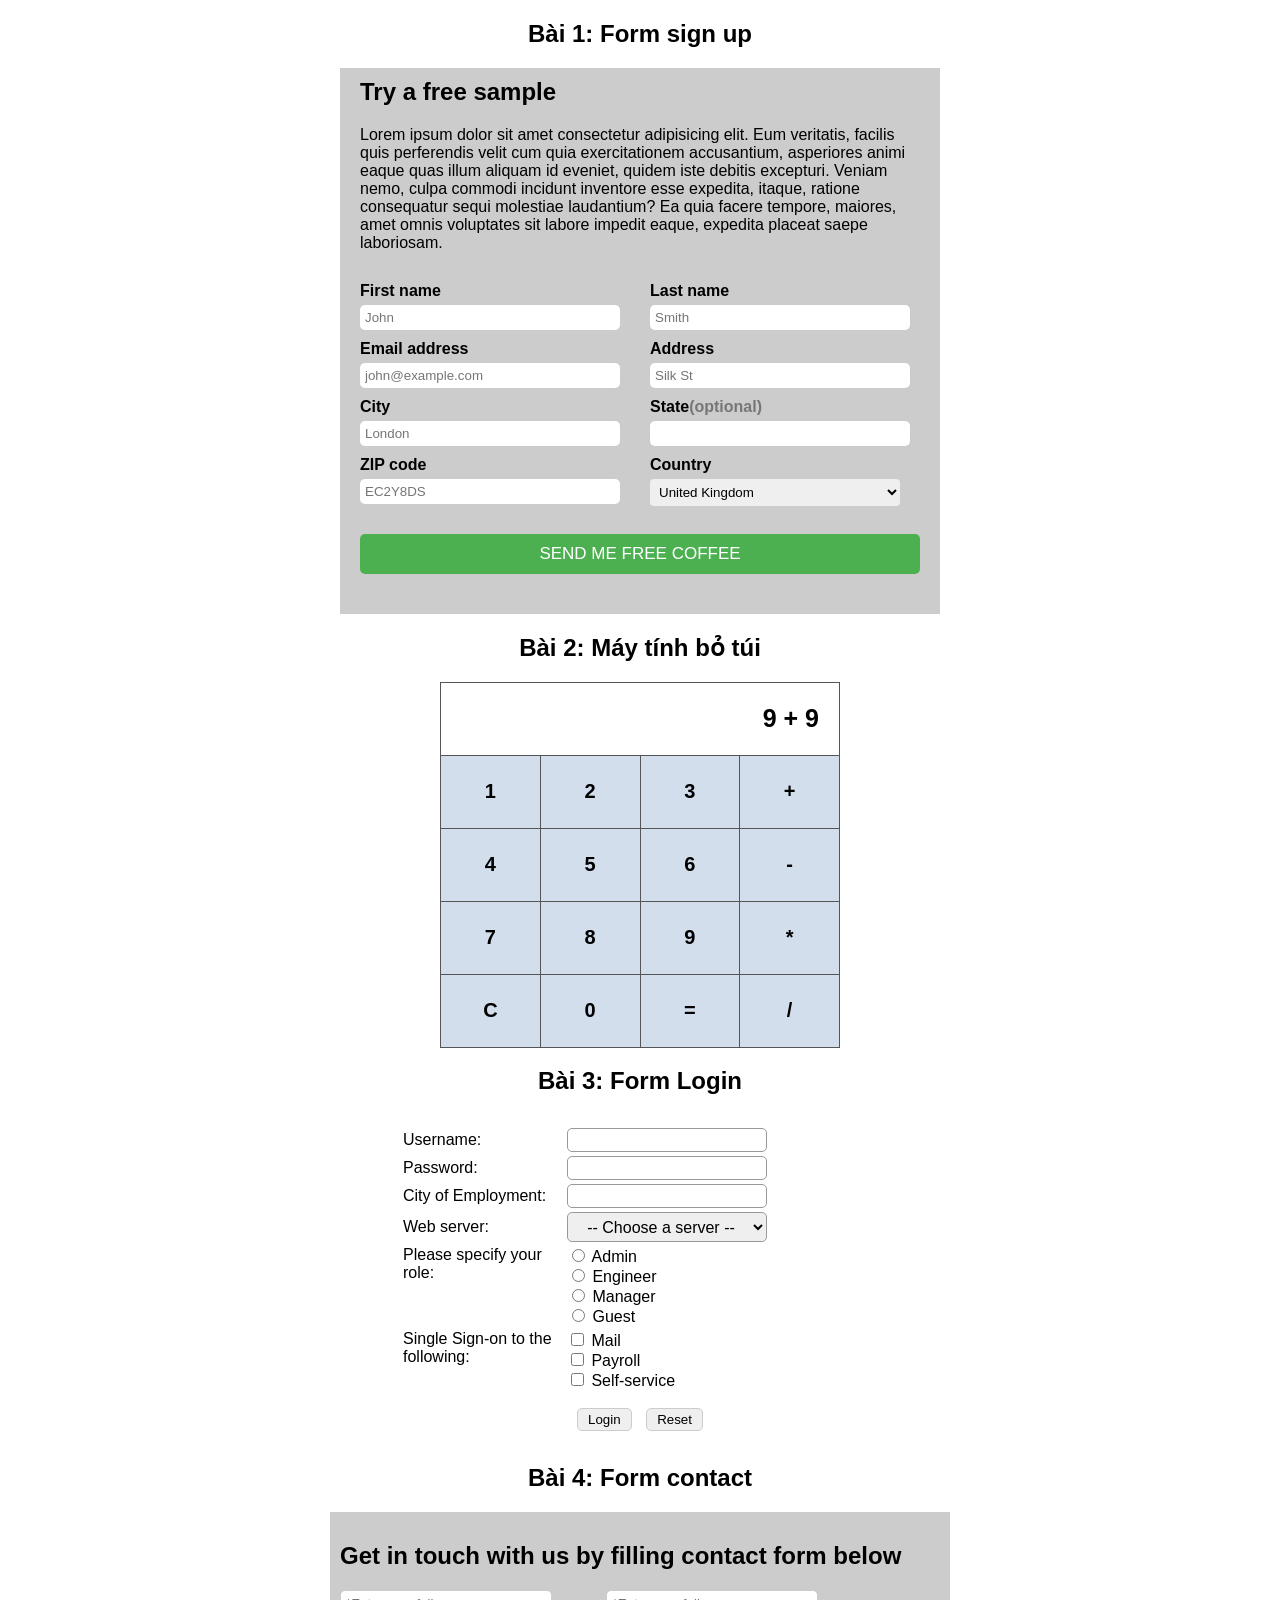
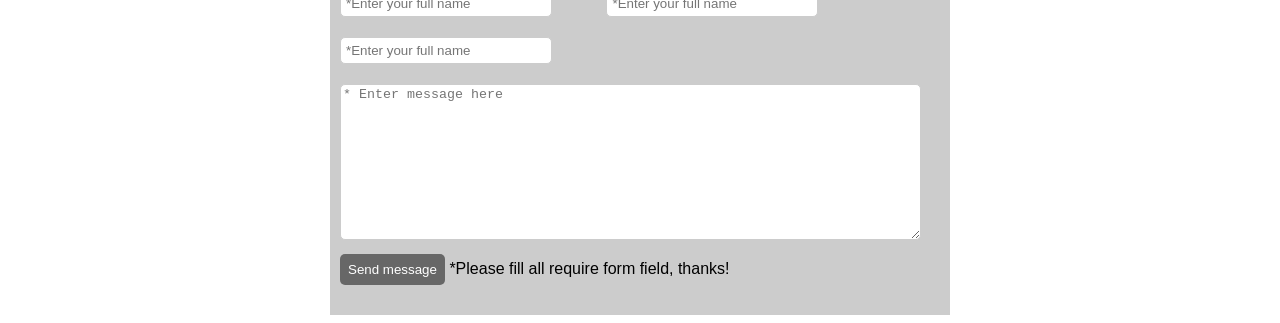
<file: btvn/Day3/index.html>
<!doctype html>
<html lang="en">
  <head>
    <meta charset="UTF-8" />
    <meta name="viewport" content="width=device-width, initial-scale=1.0" />
    <title>Bài tập về nhà buổi 3</title>
    <link rel="stylesheet" href="css/style.css" />
  </head>
  <body>
    <section id="bai1">
      <h2>Bài 1: Form sign up</h2>
      <form>
        <h1>Try a free sample</h1>
        <p>
          Lorem ipsum dolor sit amet consectetur adipisicing elit. Eum
          veritatis, facilis quis perferendis velit cum quia exercitationem
          accusantium, asperiores animi eaque quas illum aliquam id eveniet,
          quidem iste debitis excepturi. Veniam nemo, culpa commodi incidunt
          inventore esse expedita, itaque, ratione consequatur sequi molestiae
          laudantium? Ea quia facere tempore, maiores, amet omnis voluptates sit
          labore impedit eaque, expedita placeat saepe laboriosam.
        </p>
        <div class="row">
          <div class="col">
            <label for="firstName">First name</label>
            <input type="text" id="firstName" placeholder="John" required />
          </div>
          <div class="col">
            <label for="lastName">Last name</label>
            <input type="text" id="lastName" placeholder="Smith" required />
          </div>
        </div>
        <div class="row">
          <div class="col">
            <label for="email">Email address</label>
            <input
              type="email"
              id="email"
              placeholder="john@example.com"
              required
            />
          </div>
          <div class="col">
            <label for="address">Address</label>
            <input type="text" id="address" placeholder="Silk St" required />
          </div>
        </div>
        <div class="row">
          <div class="col">
            <label for="city">City</label>
            <input type="text" id="city" placeholder="London" required />
          </div>
          <div class="col">
            <label for="state">State<span class="blur">(optional)</span></label>
            <input type="text" id="state" required />
          </div>
        </div>
        <div class="row">
          <div class="col">
            <label for="code">ZIP code</label>
            <input type="text" id="code" placeholder="EC2Y8DS" required />
          </div>
          <div class="col">
            <label for="country">Country</label>
            <select name="country" id="country">
              <option value="1">United Kingdom</option>
              <option value="2">Việt Nam</option>
              <option value="3">Trung Quốc</option>
              <option value="4">Ấn Độ</option>
            </select>
          </div>
        </div>
        <button class="btn">SEND ME FREE COFFEE</button>
      </form>
    </section>
    <section id="bai2">
      <h2>Bài 2: Máy tính bỏ túi</h2>
      <table class="calculator">
        <tbody>
          <tr>
            <td colspan="4" class="left">9 + 9</td>
          </tr>
          <tr>
            <td>1</td>
            <td>2</td>
            <td>3</td>
            <td>+</td>
          </tr>
          <tr>
            <td>4</td>
            <td>5</td>
            <td>6</td>
            <td>-</td>
          </tr>
          <tr>
            <td>7</td>
            <td>8</td>
            <td>9</td>
            <td>*</td>
          </tr>
          <tr>
            <td>C</td>
            <td>0</td>
            <td>=</td>
            <td>/</td>
          </tr>
        </tbody>
      </table>
    </section>
    <section id="bai3">
      <h2>Bài 3: Form Login</h2>
      <form class="form-login">
        <table class="form-box">
          <tr>
            <td>Username:</td>
            <td><input type="text" /></td>
          </tr>
          <tr>
            <td>Password:</td>
            <td><input type="password" /></td>
          </tr>
          <tr>
            <td>City of Employment:</td>
            <td><input type="text" /></td>
          </tr>
          <tr>
            <td>Web server:</td>
            <td>
              <select>
                <option>-- Choose a server --</option>
                <option>Google</option>
                <option>Facebook</option>
                <option>Youtube</option>
              </select>
            </td>
          </tr>

          <tr>
            <td class="align-top">Please specify your role:</td>
            <td>
              <label><input type="radio" name="role" /> Admin</label><br />
              <label><input type="radio" name="role" /> Engineer</label><br />
              <label><input type="radio" name="role" /> Manager</label><br />
              <label><input type="radio" name="role" /> Guest</label>
            </td>
          </tr>

          <tr>
            <td class="align-top">Single Sign-on to the following:</td>
            <td>
              <label><input type="checkbox" /> Mail</label><br />
              <label><input type="checkbox" /> Payroll</label><br />
              <label><input type="checkbox" /> Self-service</label>
            </td>
          </tr>

          <tr>
            <td colspan="2" class="buttons">
              <input type="submit" value="Login" />
              <input type="reset" value="Reset" />
            </td>
          </tr>
        </table>
      </form>
    </section>
    <section id="bai4">
      <h2>Bài 4: Form contact</h2>
      <form class="form-contact">
        <h2 class="left-content">
          Get in touch with us by filling contact form below
        </h2>
        <input
          type="text"
          placeholder="*Enter your full name"
          required
          class="set-margin"
        />
        <input type="text" placeholder="*Enter your full name" required />
        <input type="text" placeholder="*Enter your full name" required />
        <textarea
          cols="70"
          rows="10"
          placeholder="* Enter message here"
        ></textarea>
        <button class="btn4">Send message</button>
        <span>*Please fill all require form field, thanks!</span>
      </form>
    </section>
  </body>
</html>
</file>
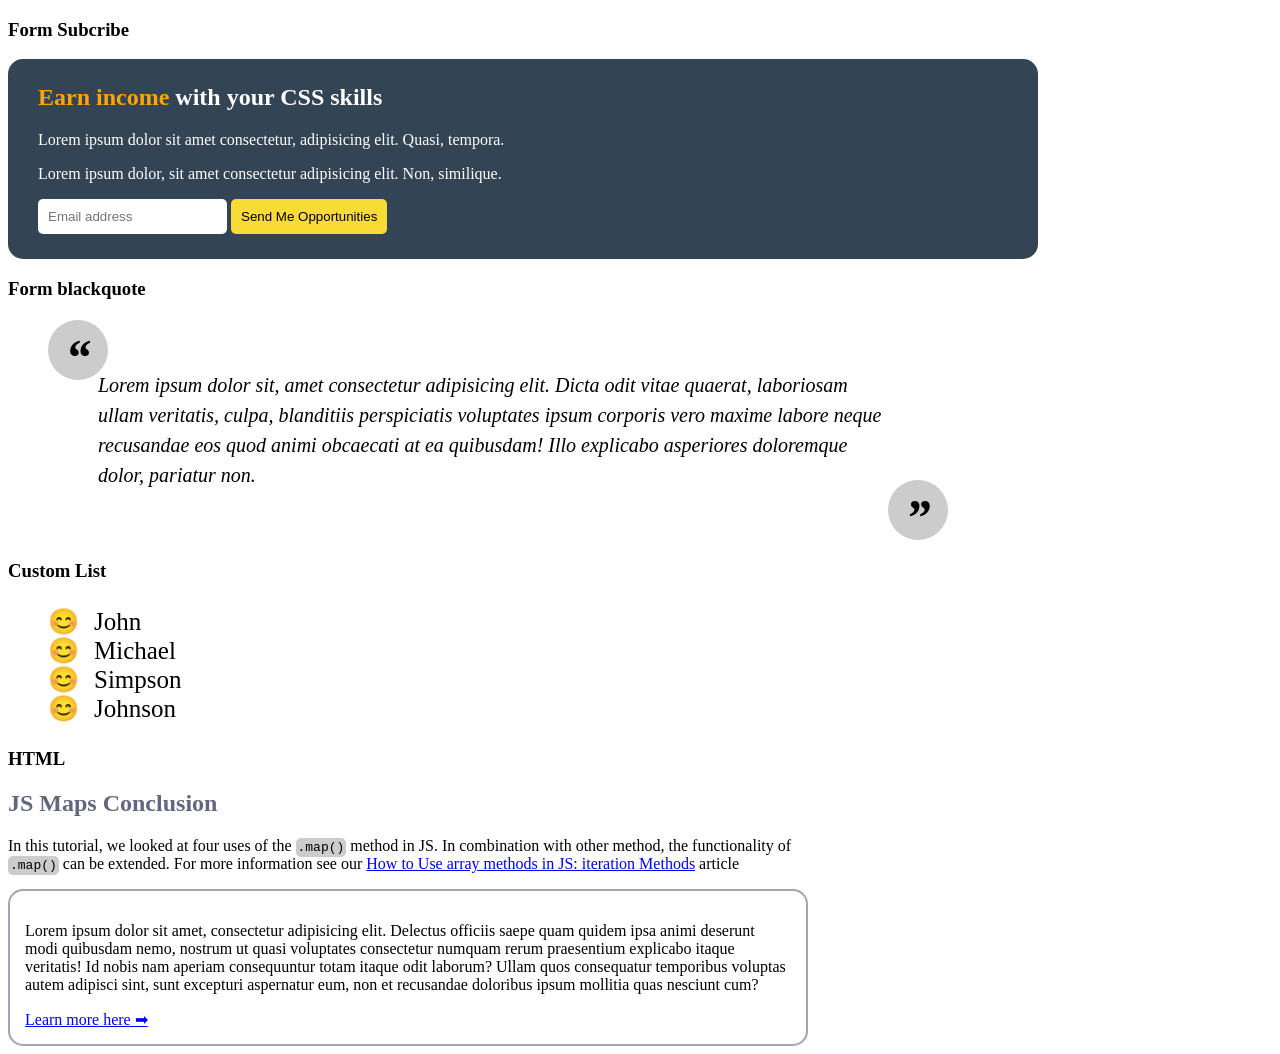
<file: btvn/Day4/index.html>
<!doctype html>
<html lang="en">
  <head>
    <meta charset="UTF-8" />
    <meta name="viewport" content="width=device-width, initial-scale=1.0" />
    <title>Bài tập về nhà buổi 4</title>
    <link rel="stylesheet" href="css/style.css" />
  </head>
  <body>
    <section id="bai1">
      <h3>Form Subcribe</h3>
      <form class="form-subcribe">
        <h1 class="form-subcribe-title">
          <span>Earn income</span> with your CSS skills
        </h1>
        <p>
          Lorem ipsum dolor sit amet consectetur, adipisicing elit. Quasi,
          tempora.
        </p>
        <p>
          Lorem ipsum dolor, sit amet consectetur adipisicing elit. Non,
          similique.
        </p>
        <input type="email" name="email" placeholder="Email address" />
        <button class="btn1">Send Me Opportunities</button>
      </form>
    </section>
    <section id="bai2">
      <h3>Form blackquote</h3>
      <blockquote class="block_quote">
        Lorem ipsum dolor sit, amet consectetur adipisicing elit. Dicta odit
        vitae quaerat, laboriosam ullam veritatis, culpa, blanditiis
        perspiciatis voluptates ipsum corporis vero maxime labore neque
        recusandae eos quod animi obcaecati at ea quibusdam! Illo explicabo
        asperiores doloremque dolor, pariatur non.
      </blockquote>
    </section>
    <section id="bai3">
      <h3>Custom List</h3>
      <ul class="items">
        <li>John</li>
        <li>Michael</li>
        <li>Simpson</li>
        <li>Johnson</li>
      </ul>
    </section>
    <section id="bai4">
      <h3>HTML</h3>
      <form class="form-html">
        <h1>JS Maps Conclusion</h1>
        <p>
          In this tutorial, we looked at four uses of the
          <code>.map()</code> method in JS. In combination with other method,
          the functionality of <code>.map()</code> can be extended. For more
          information see our
          <a href="#!">How to Use array methods in JS: iteration Methods</a>
          article
        </p>
        <div class="box">
          <p>
            Lorem ipsum dolor sit amet, consectetur adipisicing elit. Delectus
            officiis saepe quam quidem ipsa animi deserunt modi quibusdam nemo,
            nostrum ut quasi voluptates consectetur numquam rerum praesentium
            explicabo itaque veritatis! Id nobis nam aperiam consequuntur totam
            itaque odit laborum? Ullam quos consequatur temporibus voluptas
            autem adipisci sint, sunt excepturi aspernatur eum, non et
            recusandae doloribus ipsum mollitia quas nesciunt cum?
          </p>
          <a href="#!">Learn more here &#10145;</a>
        </div>
      </form>
    </section>
  </body>
</html>
</file>
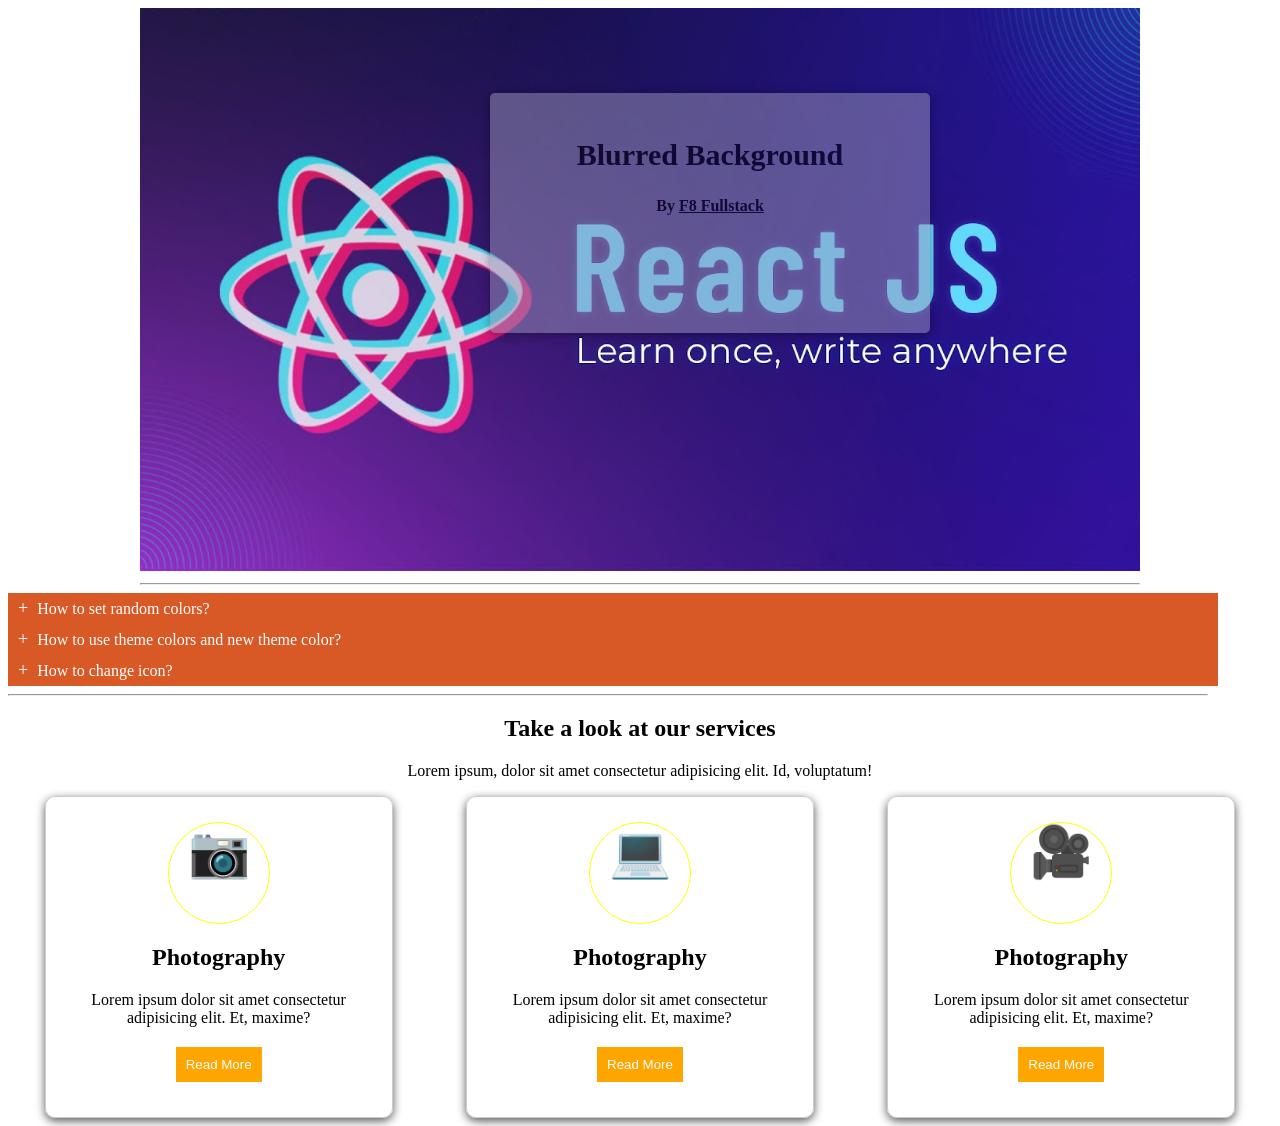
<file: btvn/Day5/index.html>
<!doctype html>
<html lang="en">
  <head>
    <meta charset="UTF-8" />
    <meta name="viewport" content="width=device-width, initial-scale=1.0" />
    <title>Bài tập về nhà buổi 5</title>
    <link rel="stylesheet" href="css/style.css" />
  </head>
  <body>
    <section id="bai1">
      <div class="container">
        <img src="image/reactjs.jpg" alt="React JS" />
        <div class="block_blur">
          <h2>Blurred Background</h2>
          <p>By <span>F8 Fullstack</span></p>
        </div>
      </div>
      <hr />
    </section>
    <section id="bai2">
      <div class="items">
        <div class="item">
          <input type="checkbox" id="fq1" hidden />
          <label for="fq1"> How to set random colors? </label>
          <div class="content">
            <p>To set random colors:</p>
            <p>1)Add <span>jag-faq-random-colors</span> class</p>
            <p>
              2)To change color, open theme css find *jag-faq-random-colors*
            </p>
            <p>3)You can change color from here</p>
            <p>
              Lorem ipsum, dolor sit amet consectetur adipisicing elit.
              Possimus, repudiandae recusandae officia nulla laudantium quasi
              aliquid unde maxime consequatur provident magnam deleniti quod
              amet. Eius fugit dolorem ullam debitis praesentium. Accusamus
              pariatur rem, itaque architecto quam voluptatum nam atque quidem
              dolor qui illo sequi culpa, molestiae sapiente? Eaque, asperiores?
              Accusamus recusandae provident nam soluta commodi minus maxime ad
              laborum voluptas! Vel numquam amet tempora quisquam! Architecto
              tenetur itaque quasi ab dicta hic obcaecati delectus nesciunt
              consequuntur. Dolor, corrupti enim! Nesciunt at esse asperiores,
              ratione vel iusto officiis aperiam dolorem magni.
            </p>
          </div>
        </div>
        <div class="item">
          <input type="checkbox" id="fq2" hidden />
          <label for="fq2">
            How to use theme colors and new theme color?
          </label>
          <div class="content">
            <p>To set random colors:</p>
            <p>1)Add <span>jag-faq-random-colors</span> class</p>
            <p>
              2)To change color, open theme css find *jag-faq-random-colors*
            </p>
            <p>3)You can change color from here</p>
            <p>
              Lorem ipsum, dolor sit amet consectetur adipisicing elit.
              Possimus, repudiandae recusandae officia nulla laudantium quasi
              aliquid unde maxime consequatur provident magnam deleniti quod
              amet. Eius fugit dolorem ullam debitis praesentium. Accusamus
              pariatur rem, itaque architecto quam voluptatum nam atque quidem
              dolor qui illo sequi culpa, molestiae sapiente? Eaque, asperiores?
              Accusamus recusandae provident nam soluta commodi minus maxime ad
              laborum voluptas! Vel numquam amet tempora quisquam! Architecto
              tenetur itaque quasi ab dicta hic obcaecati delectus nesciunt
              consequuntur. Dolor, corrupti enim! Nesciunt at esse asperiores,
              ratione vel iusto officiis aperiam dolorem magni.
            </p>
          </div>
        </div>
        <div class="item">
          <input type="checkbox" hidden id="fq3" />
          <label for="fq3"> How to change icon? </label>
          <div class="content">
            <p>To set random colors:</p>
            <p>1)Add <span>jag-faq-random-colors</span> class</p>
            <p>
              2)To change color, open theme css find *jag-faq-random-colors*
            </p>
            <p>3)You can change color from here</p>
            <p>
              Lorem ipsum, dolor sit amet consectetur adipisicing elit.
              Possimus, repudiandae recusandae officia nulla laudantium quasi
              aliquid unde maxime consequatur provident magnam deleniti quod
              amet. Eius fugit dolorem ullam debitis praesentium. Accusamus
              pariatur rem, itaque architecto quam voluptatum nam atque quidem
              dolor qui illo sequi culpa, molestiae sapiente? Eaque, asperiores?
              Accusamus recusandae provident nam soluta commodi minus maxime ad
              laborum voluptas! Vel numquam amet tempora quisquam! Architecto
              tenetur itaque quasi ab dicta hic obcaecati delectus nesciunt
              consequuntur. Dolor, corrupti enim! Nesciunt at esse asperiores,
              ratione vel iusto officiis aperiam dolorem magni.
            </p>
          </div>
        </div>
      </div>
      <hr />
    </section>
    <section id="bai3">
      <h2 style="text-align: center">Take a look at our services</h2>
      <p style="text-align: center">
        Lorem ipsum, dolor sit amet consectetur adipisicing elit. Id,
        voluptatum!
      </p>
      <div class="service-list">
        <div class="service-item">
          <div class="icon">📷</div>
          <h2>Photography</h2>
          <p>
            Lorem ipsum dolor sit amet consectetur adipisicing elit. Et, maxime?
          </p>
          <button class="btn">Read More</button>
        </div>
        <div class="service-item">
          <div class="icon">💻</div>
          <h2>Photography</h2>
          <p>
            Lorem ipsum dolor sit amet consectetur adipisicing elit. Et, maxime?
          </p>
          <button class="btn">Read More</button>
        </div>
        <div class="service-item">
          <div class="icon">🎥</div>
          <h2>Photography</h2>
          <p>
            Lorem ipsum dolor sit amet consectetur adipisicing elit. Et, maxime?
          </p>
          <button class="btn">Read More</button>
        </div>
      </div>
    </section>
  </body>
</html>
</file>
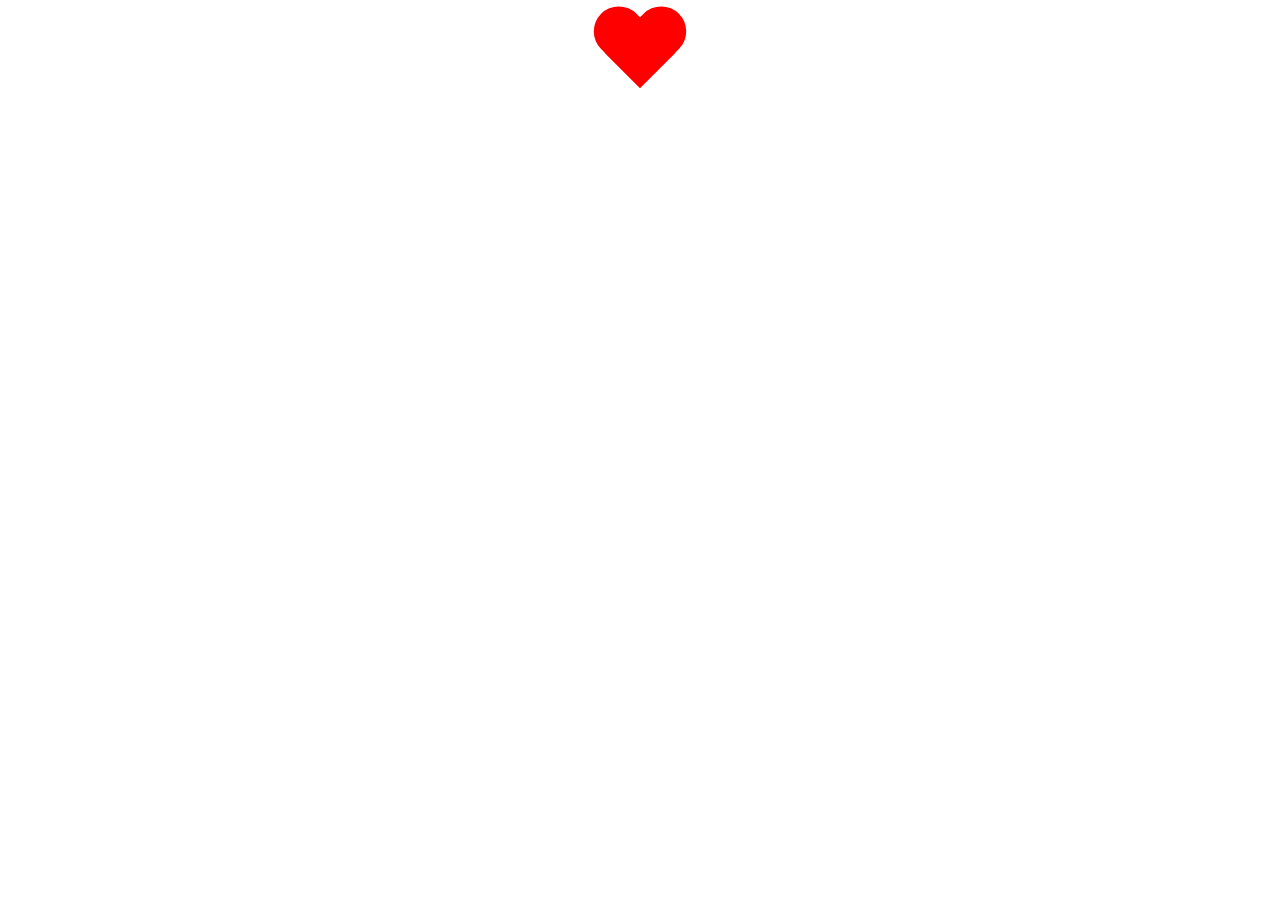
<file: btvn/Heart/index.html>
<!doctype html>
<html lang="en">
  <head>
    <meta charset="UTF-8" />
    <meta name="viewport" content="width=device-width, initial-scale=1.0" />
    <title>Vẽ hình trái tim</title>
    <link rel="stylesheet" href="css/style.css" />
  </head>
  <body>
    <div class="heart"></div>
  </body>
</html>
</file>
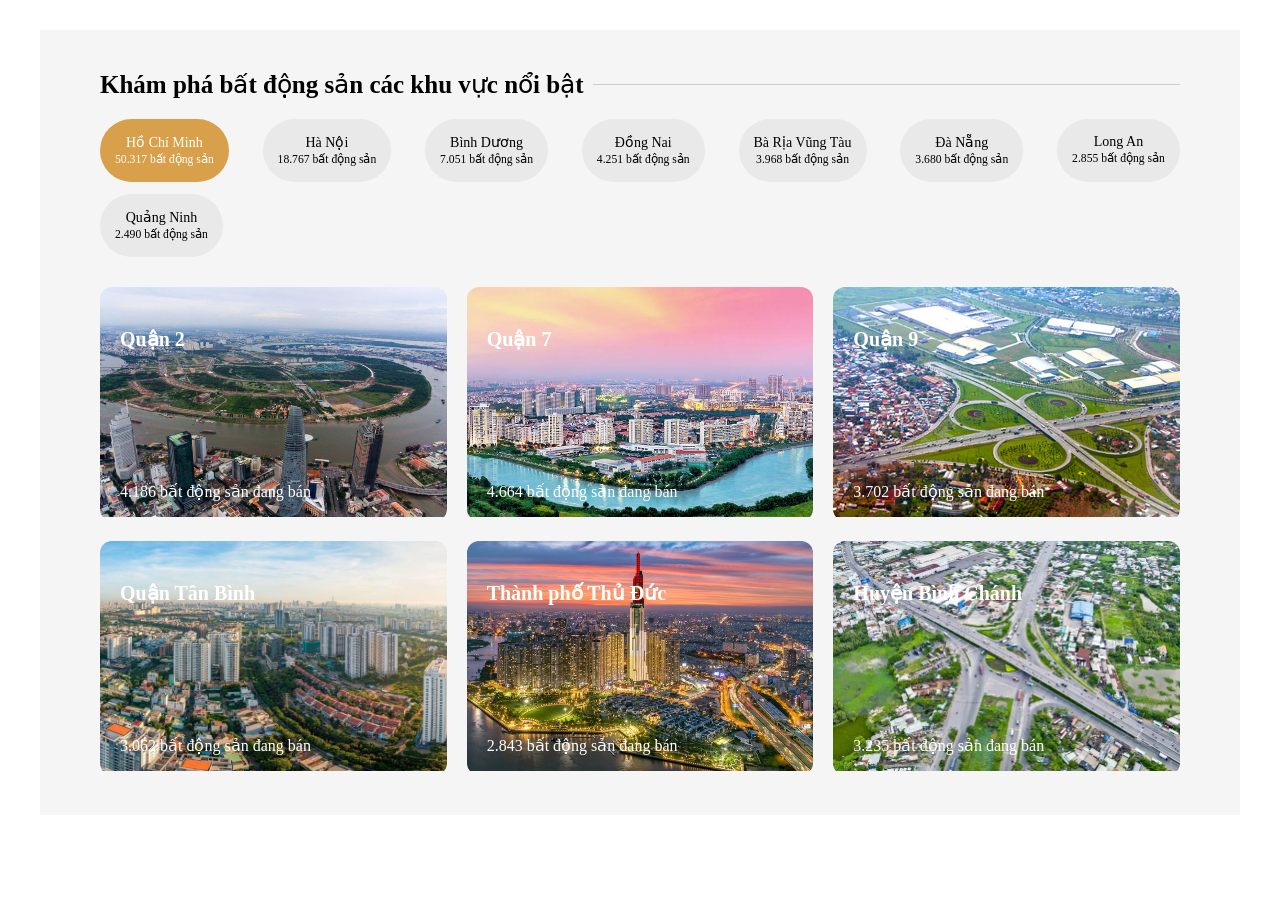
<file: btvn/Day8/bai3/index.html>
<!doctype html>
<html lang="en">
  <head>
    <meta charset="UTF-8" />
    <meta name="viewport" content="width=device-width, initial-scale=1.0" />
    <title>Khu vực bất động sản</title>
    <link rel="stylesheet" href="css/style.css" />
  </head>
  <body>
    <section class="bds">
      <p class="bds-content">Khám phá bất động sản các khu vực nổi bật</p>
      <div class="tabs">
        <div class="tab active">
          Hồ Chí Minh
          <br />
          <small>50.317 bất động sản</small>
        </div>
        <div class="tab">
          Hà Nội
          <br />
          <small>18.767 bất động sản</small>
        </div>
        <div class="tab">
          Bình Dương
          <br />
          <small>7.051 bất động sản</small>
        </div>
        <div class="tab">
          Đồng Nai
          <br />
          <small>4.251 bất động sản</small>
        </div>
        <div class="tab">
          Bà Rịa Vũng Tàu
          <br />
          <small>3.968 bất động sản</small>
        </div>
        <div class="tab">
          Đà Nẵng
          <br />
          <small>3.680 bất động sản</small>
        </div>
        <div class="tab">
          Long An
          <br />
          <small>2.855 bất động sản</small>
        </div>
        <div class="tab">
          Quảng Ninh
          <br />
          <small>2.490 bất động sản</small>
        </div>
      </div>
      <div class="cards">
        <div class="card">
          <div class="card-image">
            <img src="./img/item1.jpg" alt="Quận 2" />
          </div>
          <div class="card-text">
            <h3>Quận 2</h3>
            <p>4.186 bất động sản đang bán</p>
          </div>
        </div>
        <div class="card">
          <div class="card-image">
            <img src="./img/item2.jpg" alt="Quận 7" />
          </div>
          <div class="card-text">
            <h3>Quận 7</h3>
            <p>4.664 bất động sản đang bán</p>
          </div>
        </div>
        <div class="card">
          <div class="card-image">
            <img src="./img/item3.jpg" alt="Quận 9" />
          </div>
          <div class="card-text">
            <h3>Quận 9</h3>
            <p>3.702 bất động sản đang bán</p>
          </div>
        </div>
        <div class="card">
          <div class="card-image">
            <img src="./img/item4.jpg" alt="Quận Tân Bình" />
          </div>
          <div class="card-text">
            <h3>Quận Tân Bình</h3>
            <p>3.062 bất động sản đang bán</p>
          </div>
        </div>
        <div class="card">
          <div class="card-image">
            <img src="./img/item5.jpg" alt="Thành phố Thủ Đức" />
          </div>
          <div class="card-text">
            <h3>Thành phố Thủ Đức</h3>
            <p>2.843 bất động sản đang bán</p>
          </div>
        </div>
        <div class="card">
          <div class="card-image">
            <img src="./img/item6.jpg" alt="Huyện Bình Chánh" />
          </div>
          <div class="card-text">
            <h3>Huyện Bình Chánh</h3>
            <p>3.235 bất động sản đang bán</p>
          </div>
        </div>
      </div>
    </section>
  </body>
</html>
</file>
<file: btvn/Day3/css/style.css>
body {
  font-family: Arial, Helvetica, sans-serif;
}
#bai1 h2 {
  text-align: center;
}
#bai1 form {
  background-color: #cccccc;
  max-width: 600px;
  margin: 0 auto;
  padding: 0px 20px 20px;
  box-sizing: border-box;
}
form p {
  margin-bottom: 30px;
}
form h1 {
  padding-top: 10px;
}
form .row {
  display: flex;
}

form .row .col {
  display: flex;
  flex-direction: column;
}

form .row .col label {
  font-weight: 550;
  margin-bottom: 5px;
}

form .row .col input {
  padding: 5px;
  border-radius: 5px;
  border: none;
  margin-bottom: 10px;
  min-width: 250px;
  margin-right: 30px;
}

form .row .col .blur {
  color: #767676;
}
form select {
  width: 250px;
  padding: 5px;
  border: none;
  border-radius: 4px;
  box-sizing: border-box;
}
form .btn {
  padding: 10px;
  width: 100%;
  border-radius: 5px;
  border: none;
  font-size: 17px;
  background-color: #4cb050;
  color: #fff;
  margin: 20px 0px;
}

/* bài 2: máy tính bỏ túi */
#bai2 h2 {
  text-align: center;
}
.calculator {
  border-collapse: collapse;
  width: 400px;
  margin: 0 auto;
}
.calculator td {
  border: 1px solid #555;
  width: 70px;
  height: 70px;
  text-align: center;
  font-size: 20px;
  background: #d2deec;
  font-weight: bold;
}
.calculator td.left {
  height: 70px;
  background: white;
  text-align: right;
  padding-right: 20px;
  font-size: 25px;
  font-weight: bold;
}

/* Bài 3: Form login */
#bai3 h2 {
  text-align: center;
}

#bai3 .form-login {
  width: 500px;
  margin: 0 auto;
}
.form-login .form-box {
  width: 100%;
  padding: 10px;
  border-collapse: separate;
}
.form-login .form-box tr > td:first-child {
  width: 160px;
}

.form-box input[type="text"],
.form-box input[type="password"],
.form-box select {
  width: 200px;
  height: 24px;
  border: 1px solid #999;
  box-sizing: border-box;
  border-radius: 5px;
}

.form-box select {
  text-align: center;
  font-size: 16px;
  height: 30px;
}

.align-top {
  vertical-align: top;
}

.buttons {
  text-align: center;
  padding-top: 15px;
}

.form-box input[type="submit"],
.form-box input[type="reset"] {
  padding: 3px 10px;
  margin: 0 5px;
  border-radius: 5px;
  border: 1px solid #cccccc;
  cursor: pointer;
}

/* Bài 4: form contact */
#bai4 h2 {
  text-align: center;
}

#bai4 .form-contact {
  width: 600px;
  margin: 0 auto;
  padding: 10px;
  background-color: #cccccc;
}

#bai4 .form-contact .left-content {
  text-align: left;
}

#bai4 .form-contact input {
  padding: 5px;
  border-radius: 5px;
  border: 1px solid #ccc;
  width: 200px;
  margin-bottom: 20px;
}

#bai4 .form-contact .set-margin {
  margin-right: 50px;
}

#bai4 .form-contact textarea {
  border-radius: 5px;
  border: 1px solid #ccc;
  margin-bottom: 10px;
}

#bai4 .form-contact .btn4 {
  background-color: #676767;
  color: #fff;
  border: none;
  padding: 8px;
  margin-bottom: 20px;
  border-radius: 5px;
}
</file>
<file: btvn/Day4/css/style.css>
/* CSS bài 1 */
#bai1 .form-subcribe {
  padding: 15px;
  background-color: #334455;
  border-radius: 15px;
  max-width: 1000px;
}
#bai1 .form-subcribe-title {
  margin-top: 10px;
  color: #fff;
  margin-left: 15px;
}
#bai1 .form-subcribe-title span {
  color: #ffa506;
}

#bai1 .form-subcribe p {
  color: #fff;
  margin-left: 15px;
}

#bai1 .form-subcribe input {
  padding: 10px;
  border-radius: 5px;
  border: none;
  margin-left: 15px;
  margin-bottom: 10px;
}

#bai1 .form-subcribe .btn1 {
  padding: 10px;
  border-radius: 5px;
  border: none;
  background-color: #f8db35;
  color: black;
  cursor: pointer;
}

#bai1 .form-subcribe:hover input::placeholder {
  color: #ffa506;
}

#bai1 .form-subcribe:hover input {
  background-color: #ddd;
}

#bai1 .form-subcribe:hover .btn1 {
  background-color: #ffa506;
  color: #fff;
}

/* CSS bài 2 */
#bai2 .block_quote {
  position: relative;
  width: 800px;
  padding: 50px;
  line-height: 1.5;
  font-style: italic;
  font-size: 20px;
}

#bai2 .block_quote::before,
#bai2 .block_quote::after {
  content: "“";
  display: flex;
  width: 60px;
  height: 60px;
  background-color: #ccc;
  border-radius: 50%;
  justify-content: center;
  /* align-items: center; */
  font-size: 50px;
  position: absolute;
  font-weight: bold;
}

#bai2 .block_quote::before {
  top: 0;
  left: 0;
}

#bai2 .block_quote::after {
  content: "”";
  bottom: 0;
  right: 0;
}

/* CSS bài 3 */
#bai3 .items {
  list-style: none;
  font-size: 25px;
}
#bai3 .items li::before {
  content: "😊";
  margin-right: 15px;
}

#bai3 .items li:hover::before {
  content: "😂";
}

/* CSS bài 4 */
#bai4 .form-html {
  width: 800px;
}
#bai4 .form-html h1 {
  color: #62677f;
}

#bai4 .form-html p code {
  background-color: #ccc;
  border-radius: 5px;
  padding: 2px;
}

#bai4 .form-html p a {
  color: blue;
}

#bai4 .form-html .box {
  padding: 15px;
  border: 2px solid #a4a2b5;
  border-radius: 15px;
}

#bai4 .form-html .box a {
  color: blue;
}
</file>
<file: btvn/Day5/css/style.css>
/* CSS bài 1 */
#bai1 {
  width: 1000px;
  margin: 0 auto;
}

#bai1 .container {
  position: relative;
}

#bai1 .container img {
  max-width: 100%;
  height: auto;
}

#bai1 .block_blur {
  width: 400px;
  height: 200px;
  padding: 20px;
  background-color: #9b95bb;
  text-align: center;
  border-radius: 5px;
  box-shadow: 0px 2px 10px rgba(0, 0, 0, 0.655);
  position: absolute;
  top: 15%;
  left: 35%;
  opacity: 0.5;
}

#bai1 .block_blur h2 {
  font-size: 30px;
}

#bai1 .block_blur p {
  font-weight: bold;
}

#bai1 .block_blur p span {
  text-decoration: underline;
}

/* CSS bai 2 */
#bai2 {
  width: 1200px;
}

#bai2 .item label {
  display: inline-block;
  width: 100%;
  padding: 5px;
  background-color: #d85925;
  color: #fff;
  cursor: pointer;
}

#bai2 .item label::before {
  content: "+";
  font-size: 18px;
  padding: 0px 5px;
}

#bai2 .item .content {
  display: none;
}
#bai2 .item input:checked ~ .content {
  display: block;
}

#bai2 .item input:checked ~ label::before {
  content: "-";
}

/* CSS bai 3 */
#bai3 .service-list {
  display: flex;
  /* margin: 0 auto; */
}
#bai3 .service-list .service-item {
  padding: 15px;
  border: 1px solid #ccc;
  box-shadow: 0px 3px 10px rgba(0, 0, 0, 0.655);
  border-radius: 10px;
  width: 25%;
  margin: 0 auto;
}

#bai3 .service-list .service-item .icon {
  width: 100px;
  height: 100px;
  border-radius: 50%;
  border: 1px solid yellow;
  text-align: center;
  font-size: 50px;
  margin: 10px auto;
}

#bai3 .service-list .service-item h2 {
  text-align: center;
}

#bai3 .service-list .service-item p {
  text-align: center;
  margin-bottom: 20px;
}

#bai3 .service-list .service-item .btn {
  display: block;
  padding: 10px;
  border: none;
  background-color: orange;
  color: #fff;
  margin: 10px auto 20px;
}
</file>
<file: btvn/Heart/css/style.css>
.heart {
  position: relative;
  width: 100px;
  height: 90px;
  margin: 0 auto;
}

.heart::before,
.heart::after {
  content: "";
  position: absolute;
  top: 0;
  left: 50px;
  width: 50px;
  height: 80px;
  background-color: red;
  transform: rotate(-45deg);
  border-radius: 50px 50px 0 0;
  transform-origin: 0 100%;
}

.heart::after {
  content: "";
  left: 0;
  transform: rotate(45deg);
  transform-origin: 100% 100%;
}
</file>
<file: btvn/Day8/bai3/css/style.css>
* {
  padding: 0;
  margin: 0;
  box-sizing: border-box;
}

/* CSS phần content */
.bds {
  margin: 30px auto;
  background-color: #f5f5f5;
  padding: 40px 60px;
  max-width: 1200px;
}

.bds .bds-content {
  display: flex;
  align-items: center;
  font-size: 25px;
  font-weight: 550;
  max-width: 1200px;
  margin-bottom: 20px;
}

.bds .bds-content::after {
  content: "";
  flex-grow: 1;
  height: 1px;
  background: #ccc;
  margin-left: 10px;
}

/* CSS phần tabs */
.tabs {
  display: flex;
  gap: 12px;
  justify-content: space-between;
  flex-wrap: wrap;
  margin-bottom: 30px;
  cursor: pointer;
}

.tab {
  background-color: #e9e9e9;
  padding: 15px;
  border-radius: 99px;
  font-size: 14px;
  text-align: center;
}
.tab.active {
  background-color: #d8a04b;
  color: #fff;
}

/* CSS phần card */
.cards {
  display: grid;
  grid-template-columns: repeat(3, 1fr);
  gap: 20px;
  cursor: pointer;
}

.card {
  position: relative;
  overflow: hidden;
  border-radius: 12px;
}

.card .card-image img {
  width: 100%;
  height: 230px;
  object-fit: cover;
}

.card .card-text {
  position: absolute;
  bottom: 0;
  left: 0;
  right: 0;
  padding: 20px;
  color: #fff;
}

.card .card-text h3 {
  position: absolute;
  font-size: 20px;
  top: -135px;
}

.card .card-text p {
  font-size: 16px;
}
</file>
